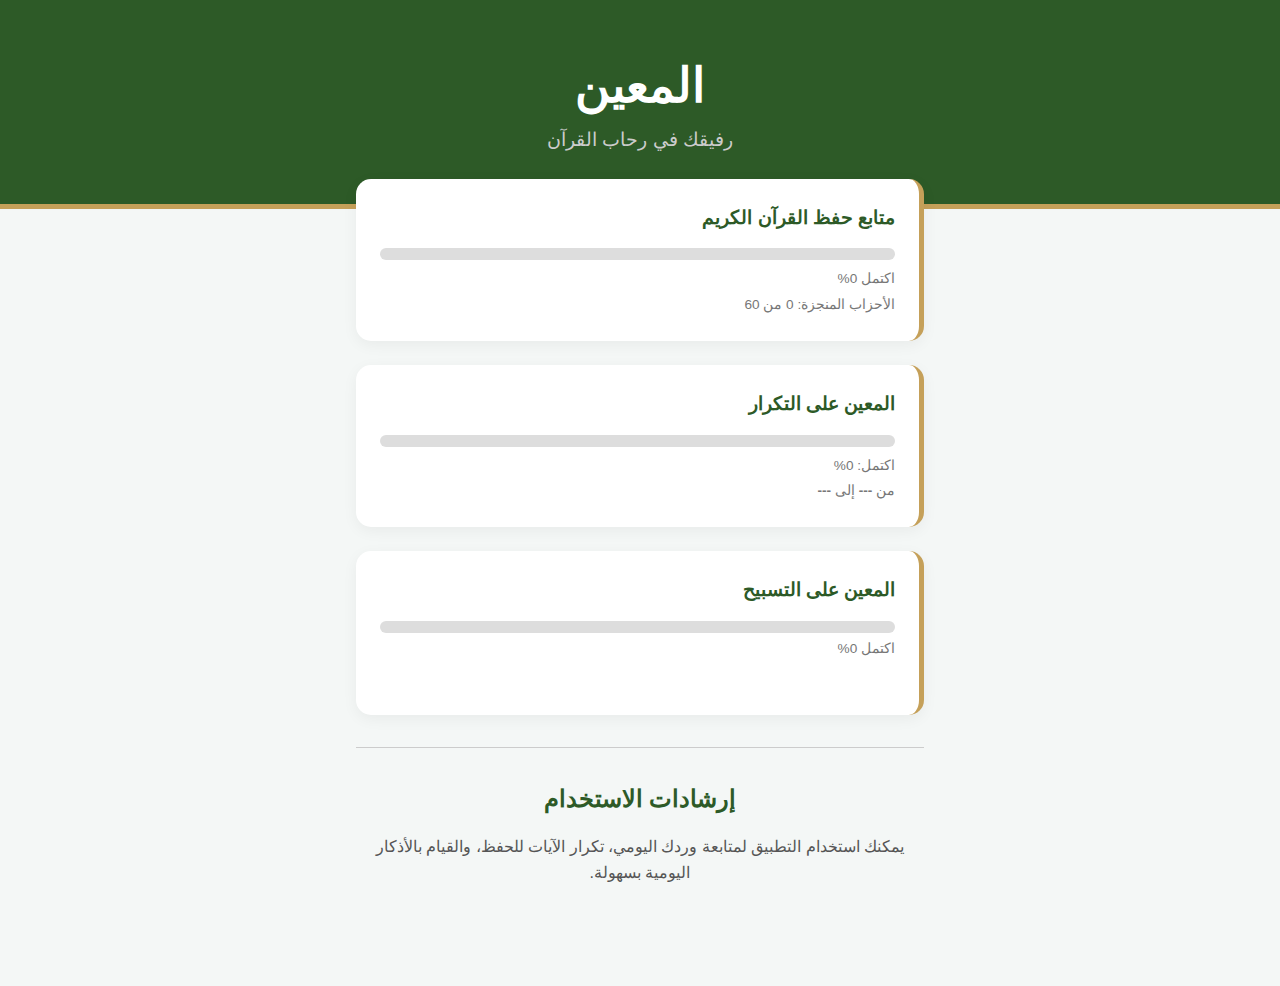
<file: index.html>
<!DOCTYPE html>
<html lang="ar" dir="rtl">
<head>
    <meta charset="UTF-8">
    <meta name="viewport" content="width=device-width, initial-scale=1.0">
    <link rel="stylesheet" href="css/style.css">
    <title>المعين - الصفحة الرئيسية</title>
    <link rel="manifest" href="manifest.json">
</head>
<body>

    <header class="main-header">
        <h1 class="app-name">المعين</h1>
        <p class="slogan">رفيقك في رحاب القرآن</p>
    </header>

    <main class="container">
        <section class="feature-card">
            <div class="feature-info">
                <a href="ahzab.htm"><h3>متابع حفظ القرآن الكريم</h3></a>
                <div class="progress-wrapper">
                    <div class="progress-bar" id="progress-bar-hizb" style="width: 0%;"></div>
                </div>
                <span class="progress-text">اكتمل <span id="progress-percent-hizb">0%</span> </span> <br>
                <span class="progress-text">الأحزاب المنجزة: <span id="hizb-counter">0</span> من 60  </span>
            </div>
        </section>

        <section class="feature-card">
            <div class="feature-info">
                <a href="tikrar.htm"><h3>المعين على التكرار</h3></a>
                <div class="progress-wrapper">
                    <div class="progress-bar" id="progress-bar-tikrar" style="width: 0%;"></div>
                </div>
                <span class="progress-text">اكتمل: 
                    <span id="progress-percent-tikrar">0%</span> </span> <br>
                <span class="progress-text">
                    <span id="miqdar-tikrar">
                         من <span id="from-content">----</span> إلى <span id="to-content">----</span>
                    </span> 
                </span>
            </div>
        </section>

        <section class="feature-card">
            <div class="feature-info">
                <a href="tasbih.htm"><h3>المعين على التسبيح</h3></a>
                <div class="progress-wrapper">
                    <div class="progress-bar" id="progress-bar-tassbih" style="width: 0%;"></div>
                </div>
                <div class="more-container">
                <span class="progress-text"> اكتمل <span id="progress-percent-tassbih">0%</span> </span>
                <span class="more">+</span>
                </div>

                <br>
                <div id="tassbih-data" class="tassbih-data" style="padding-top: 6px;">
                </div>

            </div>
        </section>

        <hr class="divider">

        <section class="how-to-use">
            <a href="#"><h2>إرشادات الاستخدام</h2></a>
            <p>يمكنك استخدام التطبيق لمتابعة وردك اليومي، تكرار الآيات للحفظ، والقيام بالأذكار اليومية بسهولة.</p>
            <button id="install-btn" style="display:none;" class="install-btn">تثبيت التطبيق</button>
        </section>
    </main>
    <script src="js/main.js"></script>
</body>
</html>
</file>
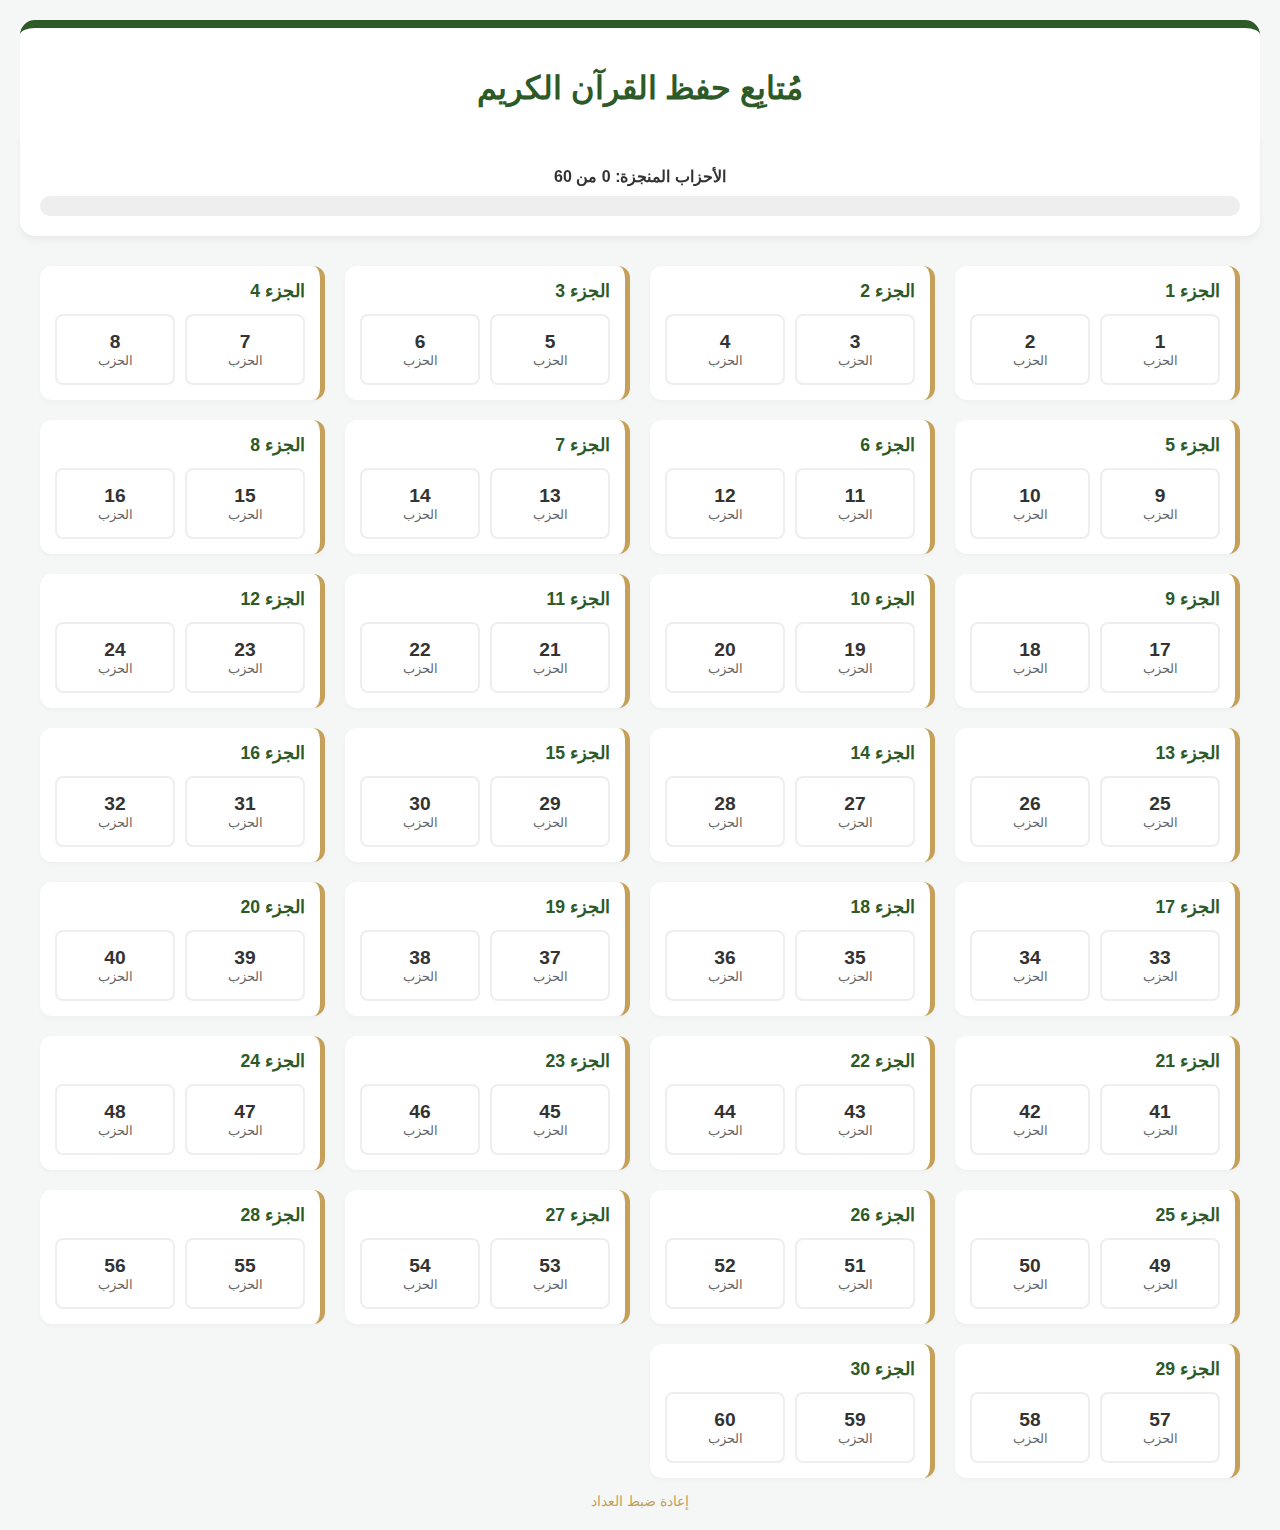
<file: ahzab.htm>
<!DOCTYPE html>
<html lang="en">
<head>
    <meta charset="UTF-8">
    <meta name="viewport" content="width=device-width, initial-scale=1.0">
    <link rel="stylesheet" href="css/ahzab.css">
    <link rel="manifest" href="manifest.json">
    <title> مُتابِع حفظ القرآن الكريم</title>
</head>
<body dir="rtl">
    <header>
        <a href="index.html" style="text-decoration: none;"> 
                <h1> 
                مُتابِع حفظ القرآن الكريم
            </h1>
        </a>


    </header>
    <div id="header_fixed">
        <div class="title-container ">

            <div class="stats">الأحزاب المنجزة: <span id="count">0</span> من 60</div>
        </div>
        <div class="progress-container">
            <div id="progress-bar"></div>
        </div>
    </div>

    <div class="grid-container" id="main-grid"></div>
    <!-- <button  class="refresh"></button> -->
    <span class="reset-link" id="reset-all-btn">إعادة ضبط العداد</span>

    <script src="js/ahzab.js"></script>
</body>
</html>
</file>
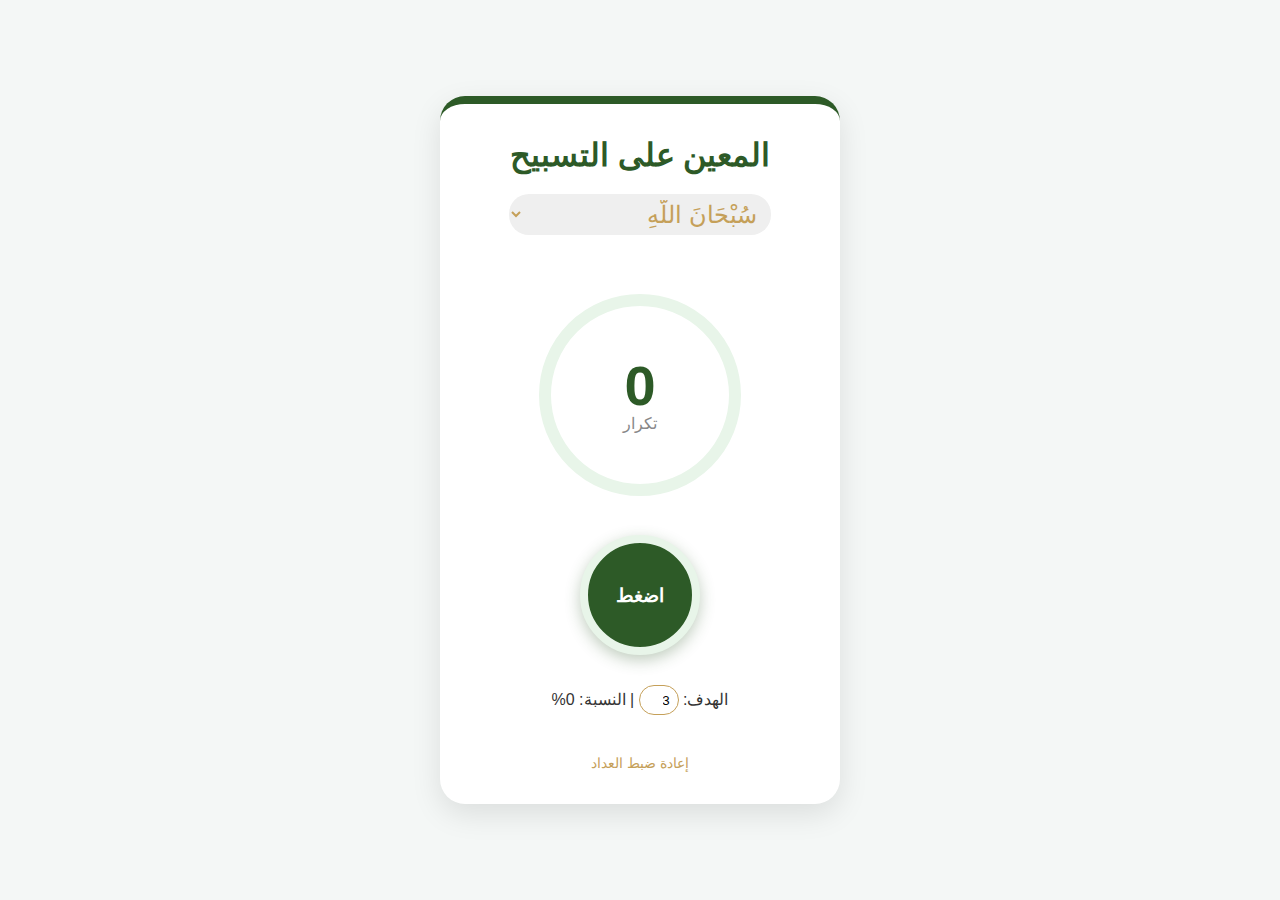
<file: tasbih.htm>
<!DOCTYPE html>
<html lang="en">
<head>
    <meta charset="UTF-8">
    <meta name="viewport" content="width=device-width, initial-scale=1.0">
    <link rel="stylesheet" href="css/tasbih.css">
    <link rel="manifest" href="manifest.json">
    <title>المعين على التسبيح</title>
</head>
<body>
        <div class="card">
        <a href="index.html" style="text-decoration: none;"> 
            <h1>
                المعين على التسبيح
            </h1> 
        </a>


        <select name="tassbih" id="select-tassbih">
        </select>
<!--             <p class="slogan">متابع التكرار اليومي</p>
 -->
        <div id="tassbih-container">
        </div>
    </div>


    <script src="js/tasbih.js"></script>
</body>
</html>
</file>
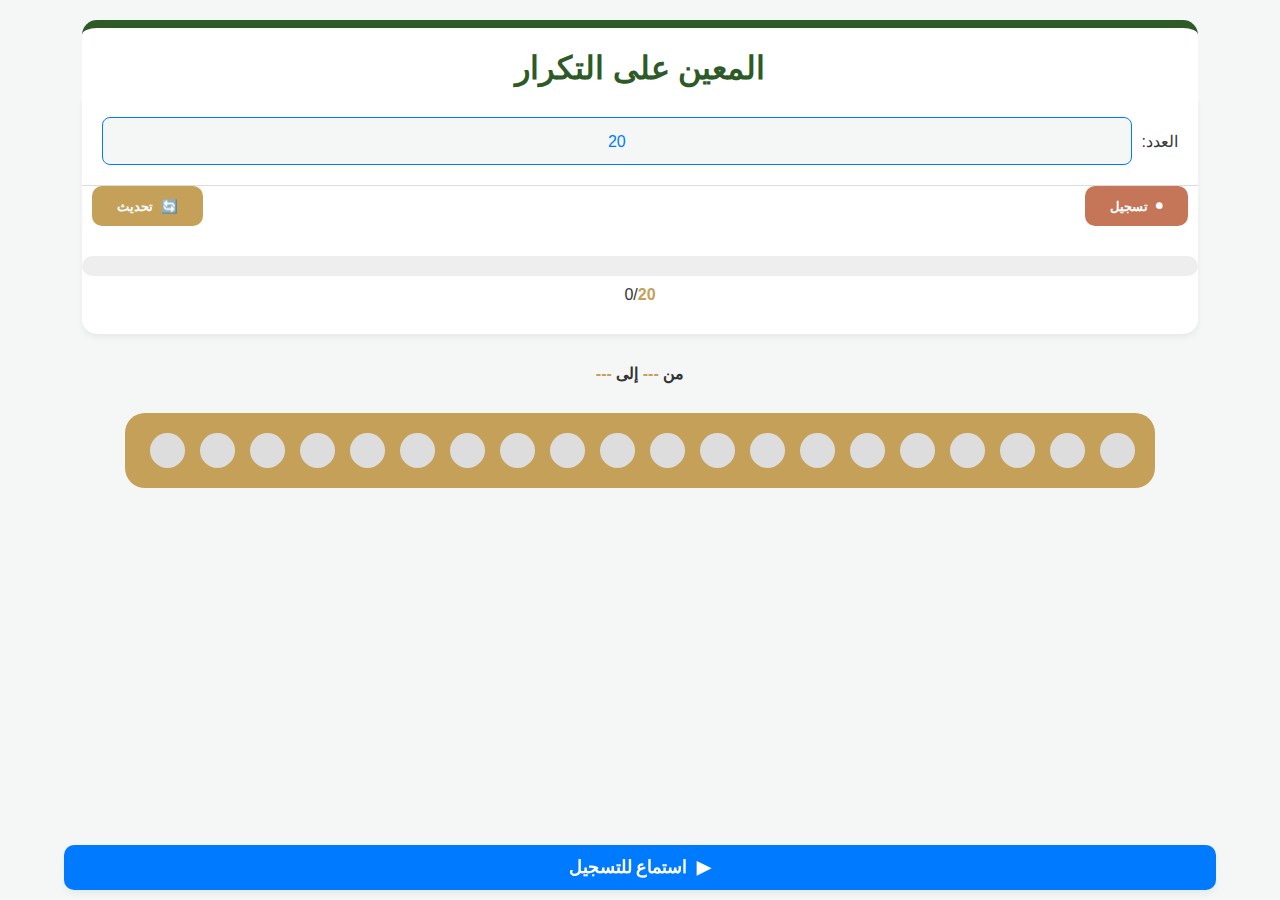
<file: tikrar.htm>
<!DOCTYPE html>
<html >
<head>
    <meta charset="UTF-8">
    <meta name="viewport" content="width=device-width, initial-scale=1.0">
    <link rel="stylesheet" href="css/tikrar.css">
    <link rel="manifest" href="manifest.json">
    <title>المعين على التكرار</title>
</head>
<body dir="rtl">
        <header>
                <a href="index.html">
                    <h1>
                         المعين على التكرار
                    </h1>
                </a>

    </header>
    <div id="header_fixed">
            <div class="settings-bar">
                <span>العدد:</span>
                <select name="" id="repeat">
                    <option value="5">5</option>
                    <option value="10">10</option>
                    <option value="20" selected>20</option>
                    <option value="30" >30</option>
                </select>
            </div>
        <div class="controls">
            <button class="btn btn-record" id="mic" >
                <span>⏺</span> تسجيل
            </button>

            <button class="btn btn-refresh refresh" id="refresh-btn">
                <span>🔄</span> تحديث
            </button>
        </div>
        <div class="tikrar-progress-container">
            <div id="tikrar-progress-bar"></div>
        </div>
        <div id="counter-container"><span id="counter"></span>/<span id="goal-container"></span></div>

    </div>
        <main>
        <div class="from-to">           
            <h4  > من <span id="from-content" contenteditable="true">----</span> إلى <span id="to-content" contenteditable="true">----</span> </h4>
        </div>
        <div id="checkbox-container"></div>
        <div id="customModal" style="display: none;">
            <div class="modal-content">
                <p>هل تريد حفظ المحفوظ؟</p>
                <div class="modal-buttons">
                    <button class="btn" onclick="handleResponse(true)">نعم</button>
                    <button class="btn" onclick="handleResponse(false)">لا</button>
                </div>
            </div>
        </div>
    </main>
    <audio controls  id="audio-recorder" class="playback" style="display: none;"></audio>
    <button class="btn btn-play" id="custom-play-btn">
        <span class="icon">▶</span>
        <span class="text">استماع للتسجيل</span>
    </button>
    <script src="js/tikrar.js"></script>
</body>
</html>
</file>
<file: css/style.css>
:root {
    --primary-green: #2d5a27;
    --primary-green-transparent: #2d5a271d;
    --light-green: #e8f5e9;
    --gold: #c5a059;
    --gold-transparent: #dbc08f27;
    --text-dark: #333;
    --bg-dark: #282828;
    --bg-color: #f4f7f6;
    --bg-white: #ddd;
    --warning: #c57659;
    --blue: #007BFF;
    --shadow: rgba(0,0,0,0.05);
}

* {
    box-sizing: border-box;
    margin: 0;
    padding: 0;
    font-family: 'Segoe UI', Tahoma, Geneva, Verdana, sans-serif;
}

body {
    background-color: var(--bg-color);
    color: var(--text-dark);
    line-height: 1.6;
}

.main-header {
    background-color: var(--primary-green);
    color: white;
    padding: 3rem 1rem;
    text-align: center;
    border-bottom: 5px solid var(--gold);
}

.app-name {
    font-size: 3rem;
    font-weight: bold;
}

.container {
    max-width: 600px;
    margin: -30px auto 20px;
    padding: 0 1rem;
}

.feature-card {
    background: white;
    border-radius: 15px;
    padding: 1.5rem;
    margin-bottom: 1.5rem;
    box-shadow: 0 4px 15px var(--shadow);
    border-right: 5px solid var(--gold);
}

.feature-card h3 {
    color: var(--primary-green);
    margin-bottom: 1rem;
}
a{
    text-decoration: none;
}
/* Progress Bar Styling */
.progress-wrapper {
    background-color: var(--bg-white);
    border-radius: 10px;
    height: 12px;
    width: 100%;
    overflow: hidden;
    margin-bottom: 5px;
}

.progress-bar {
    background-color: var(--gold);
    height: 100%;
    border-radius: 10px;
    transition: width 0.5s ease;
}
.slogan{
    font-size: 1.2rem;
    color: #ccc;

}
.progress-text {
    font-size: 0.85rem;
    color: #777;
}

.more-container{
    display: flex;
    justify-content: space-between;
    align-items: center;
}
.more{
    display: none;
    cursor: pointer;
    color: var(--primary-green);
    font-size: 1.4rem;
}
.more.active{
    display: inline-block;
}
/* The initial hidden state */
.tassbih-data {
    opacity: 0;
    visibility: hidden;
    transform: translateY(-10px); /* Starts slightly higher up */
    transition: all 0.3s ease-in-out; /* This creates the smooth animation */
    
    /* Optional: prevent it from taking up space when hidden */
    height: 0;
    overflow: hidden;
}

/* The visible 'active' state */
.tassbih-data.active {
    opacity: 1;
    visibility: visible;
    transform: translateY(0); /* Drops down into place */
    height: auto; /* Or a specific height if preferred */
    padding: 10px; /* Optional padding */
}
.reset-link {
    display: inline-block;
    margin-top: 15px;
    color: var(--gold);
    text-decoration: none;
    font-size: 0.85rem;
    cursor: pointer;
}
.divider {
    border: none;
    border-top: 1px solid #ccc;
    margin: 2rem 0;
}

.how-to-use {
    text-align: center;
    padding-bottom: 3rem;
}

.how-to-use h2 {
    color: var(--primary-green);
    margin-bottom: 1rem;
}

.how-to-use p {
    margin-bottom: 2rem;
    color: #555;
}

.install-btn {
    background-color: var(--primary-green);
    color: white;
    border: none;
    padding: 12px 40px;
    border-radius: 25px;
    font-size: 1.1rem;
    cursor: pointer;
    box-shadow: 0 4px 10px var(--primary-green-transparent);
    transition: transform 0.2s, background-color 0.2s;
}

.install-btn:hover {
    background-color: #1e3d1a;
    transform: scale(1.05);
}
#to-content, #from-content{
    font-weight: bold;
}
</file>
<file: css/ahzab.css>
:root {
            --primary-green: #2d5a27;
            --light-green: #e8f5e9;
            --gold: #c5a059;
            --text-dark: #333;
            --bg-color: #f4f7f6;
            --warning: #c57659;
    }

body {
            font-family: 'Segoe UI', Tahoma, Geneva, Verdana, sans-serif;
            background-color: var(--bg-color);
            color: var(--text-dark);
            margin: 0;
            padding: 20px;
    }
.home-page{
    display: inline-block;
    color: var(--gold);
    text-decoration: none;
    font-size: 0.85rem;
    cursor: pointer;
    width: 100%;
    text-align: start;
}
header, #header_fixed{
    text-align: center;
    background: white;
    padding: 20px;
}
header{
    border-top-left-radius: 15px;
    border-top-right-radius: 15px;
    border-top: 8px solid var(--primary-green);

}
#header_fixed {
            box-shadow: 0 4px 6px rgba(0,0,0,0.05);
            position: sticky;
            top: 0px;
            z-index: 100;
            margin-bottom: 30px;
            border-bottom-left-radius: 15px ;
            border-bottom-right-radius: 15px;
            transition: background 0.5s ease, box-shadow 0.3s ease,padding 0.3s ease, top 0.3s ease;
    }
header.no-background{
            top: 5px;
            padding: 0px;
            background: var(--text-dark);
            box-shadow: 0 0px 0px rgba(0,0,0,0.05);
            transition: background 0.5s ease, box-shadow 0.3s ease, padding 0.5s ease, top 0.5s ease;           
        }

h1 { color: var(--primary-green); margin-bottom: 10px; }

.progress-container {
            width: 100%;
            background: #eee;
            border-radius: 10px;
            height: 20px;
            margin-top: 10px;
            overflow: hidden;
        }

.title-container {
            opacity: 1;
            max-height: 200px; /* Adjust to be slightly larger than your div height */
            overflow: hidden;  /* Prevents content from leaking out during shrink */
            transition: 
                opacity 0.4s ease, 
                max-height 0.5s ease, 
                margin 0.5s ease, 
                padding 0.5s ease;
        }

.title-container.hidden {
            opacity: 0;
            max-height: 0;
            margin-top: 0;
            margin-bottom: 0;
            padding-top: 0;
            padding-bottom: 0;
            pointer-events: none; /* User can't click it */
        }

#progress-bar {
            width: 0%;
            height: 100%;
            background: linear-gradient(90deg, var(--gold), var(--primary-green));
            transition: width 0.3s ease;
        }

.stats { margin-top: 10px; font-weight: bold; }

.grid-container {
            display: grid;
            grid-template-columns: repeat(auto-fill, minmax(280px, 1fr));
            gap: 20px;
            max-width: 1200px;
            margin: 0 auto;
        }

.juz-box {
            background: white;
            border-radius: 12px;
            padding: 15px;
            border-right: 5px solid var(--gold);
            box-shadow: 0 2px 4px rgba(0,0,0,0.03);
        }

.juz-title {
            font-size: 1.1rem;
            font-weight: bold;
            margin-bottom: 12px;
            display: block;
            color: var(--primary-green);
        }

.hizb-pair {
            display: flex;
            gap: 10px;
        }

.hizb-item {
            flex: 1;
            position: relative;
        }

.hizb-item input[type="checkbox"] {
            display: none; /* Hide default checkbox */
        }

.hizb-label {
            display: flex;
            flex-direction: column;
            align-items: center;
            padding: 15px 5px;
            border: 2px solid #eee;
            border-radius: 8px;
            cursor: pointer;
            transition: all 0.2s;
        }

.hizb-label:hover { border-color: var(--gold); }
.hizb-number { font-size: 1.2rem; font-weight: 900; }
.hizb-text { font-size: 0.8rem; color: #666; }

/* Checked State */
.hizb-item input:checked + .hizb-label {
            background-color: var(--primary-green);
            border-color: var(--primary-green);
            color: white;
        }

.hizb-item input:checked + .hizb-label .hizb-text {
            color: rgba(255,255,255,0.8);
        }

@media (max-width: 600px) {
            .grid-container { grid-template-columns: 1fr; }
        }


.refresh{
    width: 100%;
    height: 25px;
    margin-top: 30px;
    border: none;
    border-radius: 50px;
    background-color: var(--warning);
    cursor: pointer;
}
.reset-link {
    display: inline-block;
    width: 100%;
    text-align: center;
    margin-top: 15px;
    color: var(--gold);
    text-decoration: none;
    font-size: 0.85rem;
    cursor: pointer;
}
</file>
<file: css/tasbih.css>
:root {
            --primary-green: #2d5a27;
            --light-green: #e8f5e9;
            --gold: #c5a059;
            --text-dark: #333;
            --bg-color: #f4f7f6;
            --bg-white: #ffffff;
            --shadow: rgba(0,0,0,0.1);
        }

        * {
            box-sizing: border-box;
            margin: 0;
            padding: 0;
            font-family: 'Segoe UI', Tahoma, Geneva, Verdana, sans-serif;
        }

        body {
            background-color: var(--bg-color);
            display: flex;
            justify-content: center;
            align-items: center;
            min-height: 100vh;
            direction: rtl;
            flex-direction: column;
        }
        .home-page{
            display: inline-block;
            color: var(--gold);
            text-decoration: none;
            font-size: 0.85rem;
            cursor: pointer;
            width: 100%;
            text-align: start;
        }

        .card {
            background: var(--bg-white);
            width: 90%;
            max-width: 400px;
            padding: 2rem;
            border-radius: 25px;
            box-shadow: 0 10px 30px var(--shadow);
            text-align: center;
            border-top: 8px solid var(--primary-green);
        }

        h1 {
            color: var(--primary-green);
            margin-bottom: 20px;
        }
        #select-tassbih{
            color: var(--gold);
            font-size: 1.5rem;
            margin-bottom: 50px;
            border: none;
            padding: 6px 10px;
            border-radius: 20px;
        }



        /* Circular Progress Styling */
        .progress-container {
            position: relative;
            display: flex;
            justify-content: center;
            align-items: center;
            margin-bottom: 30px;
        }

        .progress-ring {
            transform: rotate(-90deg);
        }

        .progress-ring__background {
            stroke: var(--light-green);
        }

        .progress-ring__circle {
            transition: stroke-dashoffset 0.3s ease, stroke 0.3s ease;
            stroke-linecap: round;
        }

        .counter-box {
            position: absolute;
            display: flex;
            flex-direction: column;
        }

        .count-num {
            font-size: 3.5rem;
            font-weight: bold;
            color: var(--primary-green);
            line-height: 1;
        }

        .counter-label {
            font-size: 1rem;
            color: #888;
        }

        /* Button Styling */
        .click-area {
            width: 120px;
            height: 120px;
            background-color: var(--primary-green);
            color: white;
            border: 8px solid var(--light-green);
            border-radius: 50%;
            font-size: 1.2rem;
            font-weight: bold;
            cursor: pointer;
            outline: none;
            transition: transform 0.1s, box-shadow 0.2s;
            box-shadow: 0 5px 15px rgba(45, 90, 39, 0.3);
            margin-bottom: 20px;
            -webkit-tap-highlight-color: transparent;
        }

        .click-area:active {
            transform: scale(0.92);
            background-color: #1e3d1a;
        }

        .stats {
            margin-top: 10px;
            font-size: 1rem;
            color: var(--text-dark);
        }

        .reset-link {
            display: inline-block;
            margin-top: 40px;
            color: var(--gold);
            text-decoration: none;
            font-size: 0.85rem;
            cursor: pointer;
        }
        .goal-value{
            width: 40px;
            height: 30px;
            text-align: center;
            padding: 8px;
            border: 1px solid var(--gold);
            border-radius: 20px;
        }
</file>
<file: css/tikrar.css>
/* GENERAL CLASSES AND IDs */
:root {
            --primary-green: #2d5a27;
            --primary-green-transparent: #2d5a271d;
            --light-green: #e8f5e9;
            --gold: #c5a059;
            --gold-transparent: #dbc08f27;
            --text-dark: #333;
            --bg-dark: #282828;
            --bg-color: #f4f7f6;
            --bg-white: #ddd;
            --warning: #c57659;
            --blue: #007BFF;
            --shadow: rgba(0,0,0,0.05);

}

body {
            font-family: 'Segoe UI', Tahoma, Geneva, Verdana, sans-serif;
            background-color: var(--bg-color);
            color: var(--text-dark);
            margin: 0;
            padding: 20px;
}
a{
    text-decoration: none;
}
header, #header_fixed{
    width: 90%;
    text-align: center;
    background: white;
}
header{
    border-top-left-radius: 15px;
    border-top-right-radius: 15px;
    border-top: 8px solid var(--primary-green);
}
.reset-link {
    display: inline-block;
    margin-top: 15px;
    color: var(--gold);
    text-decoration: none;
    font-size: 0.85rem;
    cursor: pointer;
}
#header_fixed {
            box-shadow: 0 4px 6px var(--shadow);
            position: sticky;
            top: 0px;
            z-index: 100;
            padding-bottom: 20px;
            border-bottom-left-radius: 15px ;
            border-bottom-right-radius: 15px;
            transition: background 0.5s ease, box-shadow 0.3s ease,padding 0.3s ease, top 0.3s ease;
}
.menu{
    display: flex;
    justify-content: space-between;
}
h1 { color: var(--primary-green); margin-bottom: 10px; }
/* FOR THIS PAGE */
body{
    display: flex;
    justify-content: center;
    align-items: center;
    flex-direction: column;
}
button{
    border: none;
    background-color: transparent;
    border-radius: 50px;
}
button img{
    width: 3rem; 
    height: 3rem;
}

main{
    display: flex;
    justify-content: center;
    align-items: center;
    border-radius: 20px;
    gap: 30px;
    width: 90%;
    height: 80%;
    flex-direction: column;
    margin-top: 30px;
    margin-bottom: 80px;
}
h4{
    margin-bottom: 50px; 
    display: inline; 
    padding: 10px; 
    text-align: center;
}
#checkbox-container {
    background-color: var(--gold);
    border-radius: 20px;
    padding: 20px;
    display: grid;
    grid-template-columns: repeat(auto-fit, minmax(40px, 1fr));
    gap: 10px;
    max-width: 90%; /* Adjust the container width */
}

.circle-checkbox {
    position: relative;
    width: 35px;
    height: 35px;
}

.circle-checkbox input[type="checkbox"] {
    display: none;
}

.circle-checkbox span {
    display: block;
    width: 100%;
    height: 100%;
    background-color: var(--bg-white);
    border-radius: 50%;
    cursor: pointer;
    transition: background-color 0.3s;
}

.circle-checkbox input[type="checkbox"]:checked + span {
    background-color: var(--primary-green);
}


.is-hidden{
    display: none;
}


  /* Style for the custom modal */
  #customModal {
    display: none;
    position: fixed;
    top: 0;
    left: 0;
    width: 100%;
    height: 100%;
    background-color: #28282880;
    justify-content: center;
    align-items: center;
    z-index: 100000000;
}
.modal-content {
    background-color: var(--bg-white);
    padding: 20px;
    text-align: center;
    border-radius: 10px;
}
.modal-buttons {
    margin-top: 20px;
    display: flex;
    justify-content: space-between;
}


.tikrar-progress-container {
            width: 100%;
            background: #eee;
            border-radius: 10px;
            height: 20px;
            margin-top: 30px;
            overflow: hidden;
        }
#tikrar-progress-bar {
            width: 0%;
            height: 100%;
            background: linear-gradient(90deg, var(--gold), var(--primary-green));
            transition: width 0.3s ease;
}
.home-page{
            display: inline-block;
            color: var(--gold);
            text-decoration: none;
            font-size: 0.85rem;
            cursor: pointer;
            width: 100%;
            text-align: start;
}
.settings-bar {
    padding: 20px;
    display: flex;
    gap: 10px;
    align-items: center;
    border-bottom: 1px solid var(--bg-white);
}
#repeat {
    appearance: none; /* Removes default browser styling */
    width: 100%; /* Set width to ensure it's circular */
    height: 3rem; /* Set height to ensure it's circular */
    border-radius: 8px; /* Makes the select circular */
    border: 1px solid var(--blue); /* Adds a border */
    text-align: center; /* Centers the text */
    font-size: 16px; /* Adjusts font size */
    outline: none; /* Removes outline when focused */
    cursor: pointer; /* Changes cursor to pointer */
    background-color: var(--bg-color); /* Background color */
    color: var(--blue); /* Text color */
    display: flex; /* Flexbox for centering text */
    align-items: center; /* Vertical centering */
    justify-content: center; /* Horizontal centering */
}
#repeat:focus {
    border-color: var(--blue); /* Change border color on focus */
}

        /* Control Panel */
        .controls {
            display: flex;
            justify-content: space-between;
            gap: 15px;
            background: white;
            padding: 0px 10px;
        }

        .btn {
            padding: 12px 25px;
            border: none;
            border-radius: 10px;
            cursor: pointer;
            font-weight: bold;
            transition: 0.3s;
            display: flex;
            align-items: center;
            gap: 8px;
        }

.btn-record { background: var(--warning); color: white; }
.btn-record.active { animation: pulse 1.5s infinite; background: #e63946; }
.btn-record.is-recording{
    background-color: var(--primary-green); 
    animation: pulse-red 2s infinite;
}    
@keyframes pulse-red {
    0% { box-shadow: 0 0 0 0 var(--warning); }
    70% { box-shadow: 0 0 0 10px rgba(0, 123, 255, 0); }
    100% { box-shadow: 0 0 0 0 rgba(0, 123, 255, 0); }
}
.btn-refresh { background: var(--gold); color: white; }
        
        .btn:hover { opacity: 0.9; transform: translateY(-2px); }
.btn-play {
    position: fixed;
    bottom: 10px;
    background-color: var(--blue);
    color: white;
    padding: 12px;
    border-radius: 10px;
    border: none;
    cursor: pointer;
    display: flex;
    align-items: center;
    justify-content: center;
    gap: 10px;
    font-size: 1.1rem;
    transition: all 0.3s ease;
    box-shadow: 0 4px 6px var(--shadow);
    width: 90%;
}

.btn-play:hover {
    background-color: #0056b3; /* Slightly darker blue */
    transform: translateY(-2px);
}

.btn-play.playing {
    background-color: var(--gold); /* Changes to gold while playing */
    animation: pulse-blue 2s infinite;
}

@keyframes pulse-blue {
    0% { box-shadow: 0 0 0 0 rgba(0, 123, 255, 0.7); }
    70% { box-shadow: 0 0 0 10px rgba(0, 123, 255, 0); }
    100% { box-shadow: 0 0 0 0 rgba(0, 123, 255, 0); }
}
.tikrar-progress-container {
            width: 100%;
            background: #eee;
            border-radius: 10px;
            height: 20px;
            margin-top: 30px;
            overflow: hidden;
        }
#tikrar-progress-bar {
            width: 0%;
            height: 100%;
            background: linear-gradient(90deg, var(--gold), var(--primary-green));
            transition: width 0.3s ease;
        }
#to-content, #from-content{
    font-weight: bold;
    color: var(--gold);
}
#counter-container{
    margin: 10px;
}
#goal-container{
    font-weight: bold;
    color: var(--gold);
}
</file>
